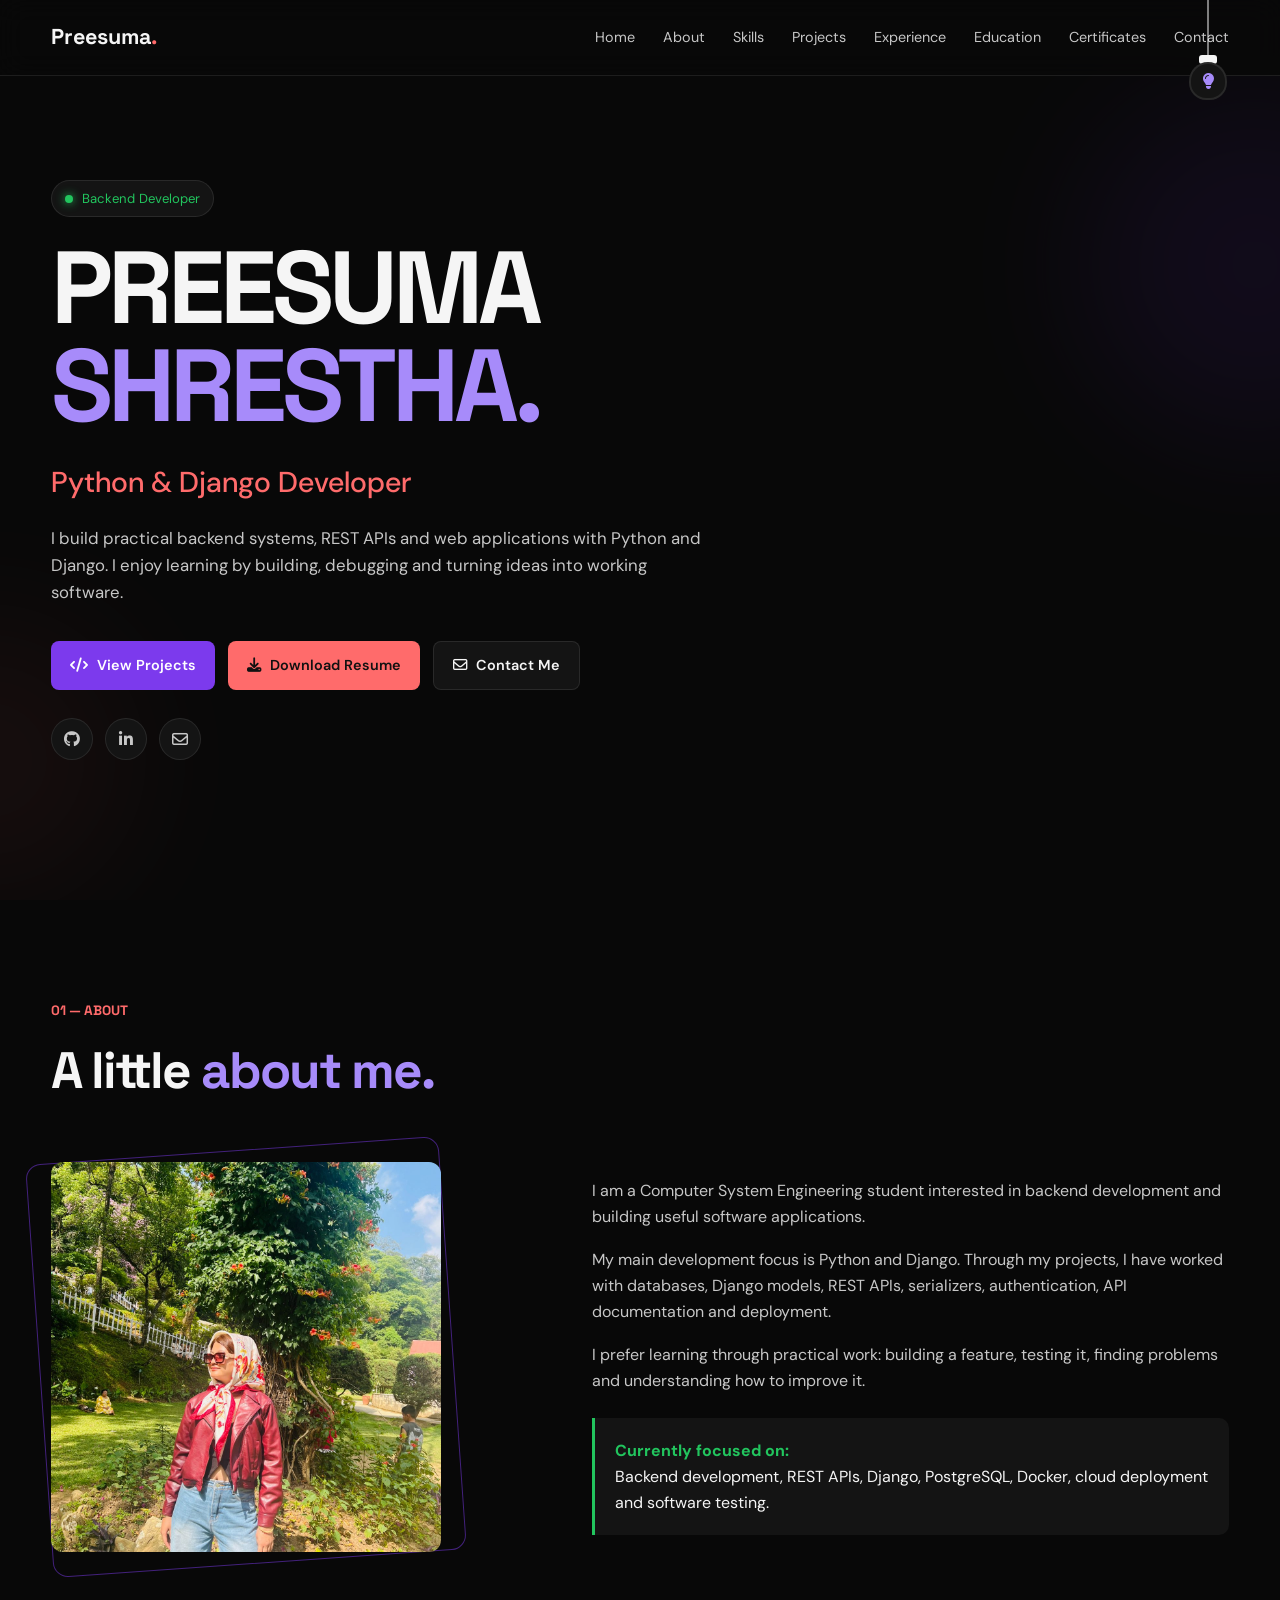
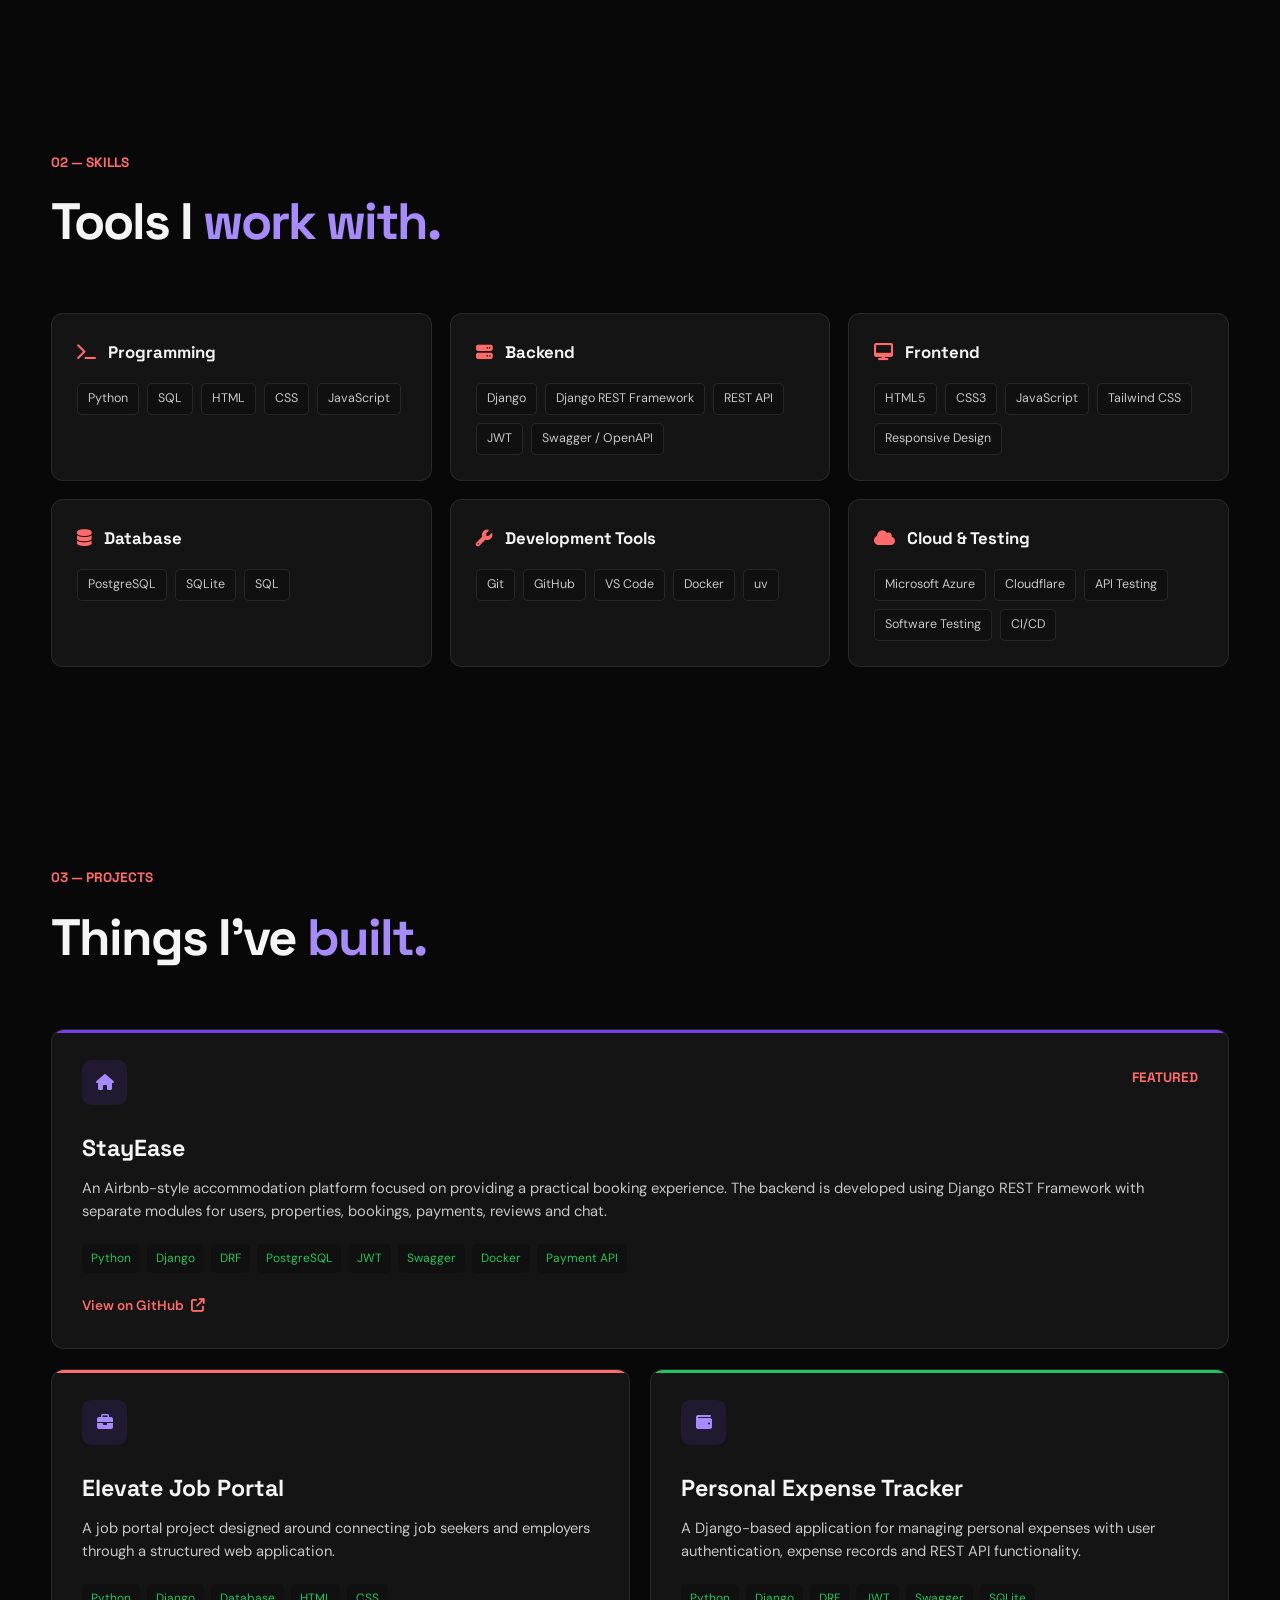
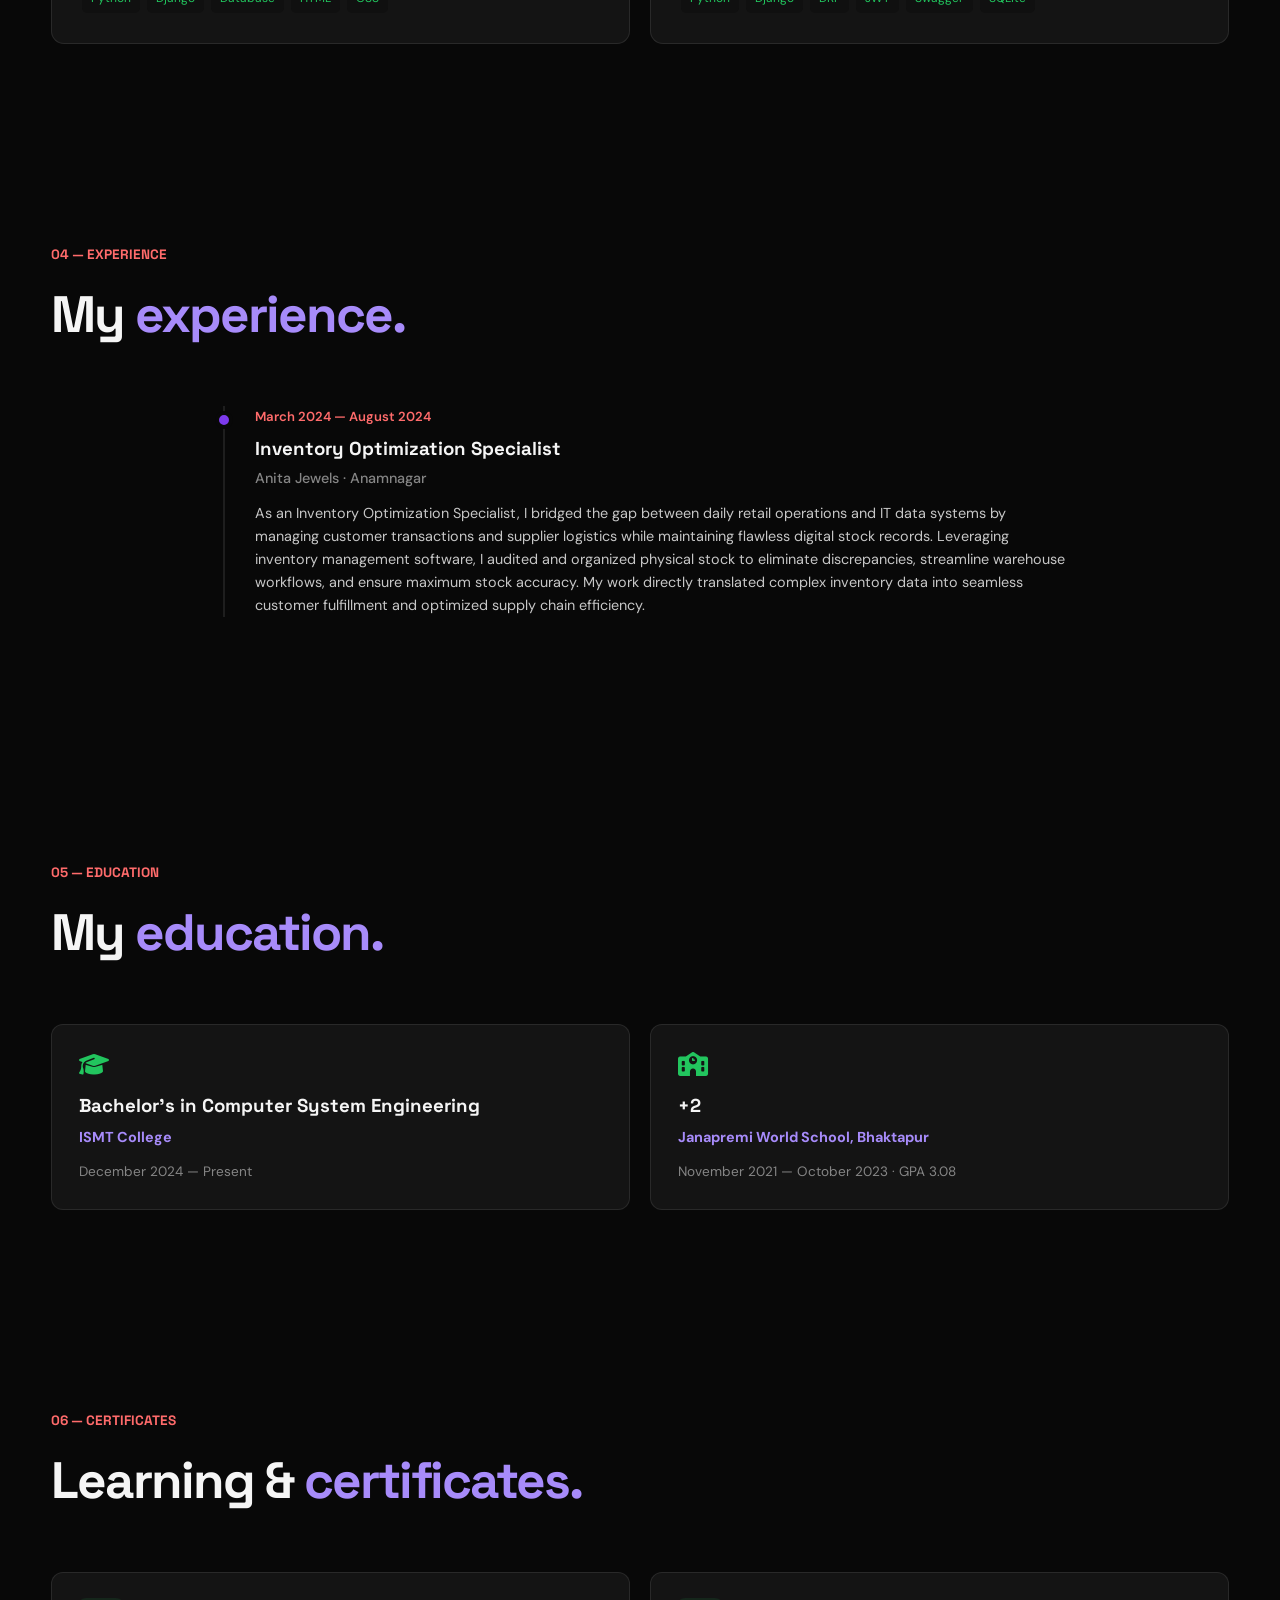
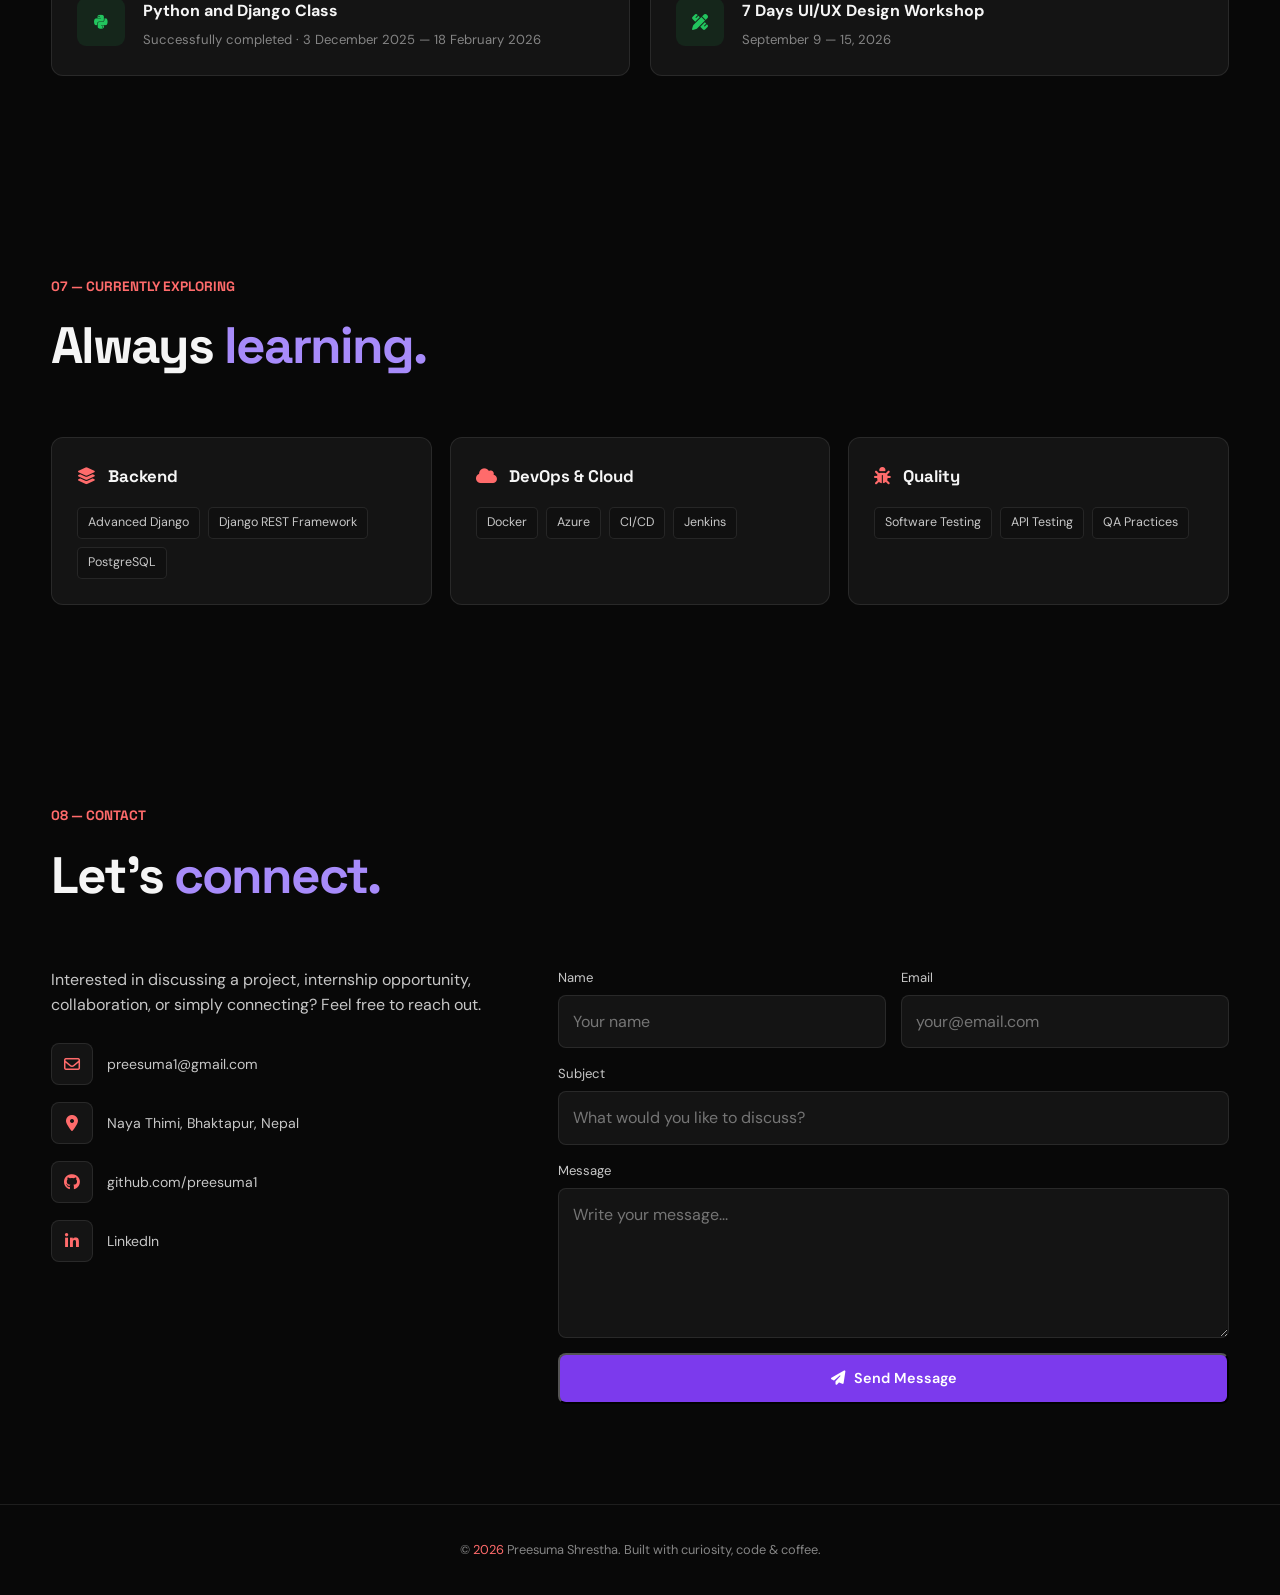
<file: index.html>
<!DOCTYPE html>
<html lang="en" data-theme="dark">

<head>
    <meta charset="UTF-8">

    <meta
        name="viewport"
        content="width=device-width, initial-scale=1.0"
    >

    <meta
        name="description"
        content="Portfolio of Preesuma Shrestha — Backend Developer and Python & Django Developer."
    >

    <meta
        name="author"
        content="Preesuma Shrestha"
    >

    <title>Preesuma Shrestha | Backend Developer</title>

    <!-- Google Fonts -->
    <link rel="preconnect" href="https://fonts.googleapis.com">

    <link
        rel="preconnect"
        href="https://fonts.gstatic.com"
        crossorigin
    >

    <link
        href="https://fonts.googleapis.com/css2?family=DM+Sans:wght@400;500;600;700&family=Space+Grotesk:wght@400;500;600;700&display=swap"
        rel="stylesheet"
    >

    <!-- Font Awesome -->
    <link
        rel="stylesheet"
        href="https://cdnjs.cloudflare.com/ajax/libs/font-awesome/6.7.2/css/all.min.css"
    >

    <!-- CSS -->
    <link
        rel="stylesheet"
        href="css/style.css"
    >
</head>


<body>

    <!-- =========================
         NAVIGATION
         ========================= -->

    <header class="navbar">

        <div class="container nav-container">

            <a href="#home" class="logo">
                Preesuma<span>.</span>
            </a>

            <nav id="nav-links" class="nav-links">

                <a href="#home">Home</a>
                <a href="#about">About</a>
                <a href="#skills">Skills</a>
                <a href="#projects">Projects</a>
                <a href="#experience">Experience</a>
                <a href="#education">Education</a>
                <a href="#certificates">Certificates</a>
                <a href="#contact">Contact</a>

            </nav>

            <button
                id="menu-toggle"
                class="menu-toggle"
                aria-label="Open navigation menu"
            >
                <i class="fa-solid fa-bars"></i>
            </button>

        </div>

    </header>


    <!-- =========================
         HANGING LIGHT
         ========================= -->

    <button
        id="theme-toggle"
        class="hanging-bulb"
        aria-label="Toggle dark and light mode"
        title="Toggle dark/light mode"
    >

        <span class="bulb-wire"></span>

        <span class="bulb-holder"></span>

        <span class="bulb">
            <i class="fa-solid fa-lightbulb"></i>
        </span>

    </button>


    <!-- =========================
         MAIN
         ========================= -->

    <main>


        <!-- HERO -->

        <section id="home" class="hero">

            <div class="container">

                <div class="hero-content reveal">

                    <div class="hero-label">
                        Backend Developer
                    </div>

                    <h1>
                        PREESUMA
                        <span>SHRESTHA.</span>
                    </h1>

                    <h2>
                        Python & Django Developer
                    </h2>

                    <p class="hero-description">
                        I build practical backend systems, REST APIs
                        and web applications with Python and Django.
                        I enjoy learning by building, debugging and
                        turning ideas into working software.
                    </p>

                    <div class="hero-buttons">

                        <a
                            href="#projects"
                            class="btn btn-primary"
                        >
                            <i class="fa-solid fa-code"></i>
                            View Projects
                        </a>

                        <a
                            href="assets/resume/Preesuma-Shrestha-Resume.pdf"
                            class="btn btn-coral"
                            download
                        >
                            <i class="fa-solid fa-download"></i>
                            Download Resume
                        </a>

                        <a
                            href="#contact"
                            class="btn btn-outline"
                        >
                            <i class="fa-regular fa-envelope"></i>
                            Contact Me
                        </a>

                    </div>

                    <div class="social-links">

                        <a
                            href="https://github.com/preesuma1"
                            target="_blank"
                            rel="noopener noreferrer"
                            aria-label="GitHub"
                        >
                            <i class="fa-brands fa-github"></i>
                        </a>

                        <a
                            href="https://www.linkedin.com/in/preesuma-shrestha-98a939330/"
                            target="_blank"
                            rel="noopener noreferrer"
                            aria-label="LinkedIn"
                        >
                            <i class="fa-brands fa-linkedin-in"></i>
                        </a>

                        <a
                            href="#contact"
                            aria-label="Email"
                        >
                            <i class="fa-regular fa-envelope"></i>
                        </a>

                    </div>

                </div>

            </div>

        </section>


        <!-- ABOUT -->

        <section id="about">

            <div class="container">

                <div class="section-header reveal">

                    <div class="section-number">
                        01 — ABOUT
                    </div>

                    <h2 class="section-title">
                        A little <span>about me.</span>
                    </h2>

                </div>

                <div class="about-grid">

                    <div class="profile-wrapper reveal">

                        <img
                            src="assets/images/profile.jpg"
                            alt="Preesuma Shrestha"
                            class="profile-image"
                        >

                    </div>

                    <div class="about-text reveal">

                        <p>
                            I am a Computer System Engineering student
                            interested in backend development and
                            building useful software applications.
                        </p>

                        <p>
                            My main development focus is Python and
                            Django. Through my projects, I have worked
                            with databases, Django models, REST APIs,
                            serializers, authentication, API
                            documentation and deployment.
                        </p>

                        <p>
                            I prefer learning through practical work:
                            building a feature, testing it, finding
                            problems and understanding how to improve
                            it.
                        </p>

                        <div class="about-highlight">

                            <strong>
                                Currently focused on:
                            </strong>

                            <br>

                            Backend development, REST APIs,
                            Django, PostgreSQL, Docker, cloud
                            deployment and software testing.

                        </div>

                    </div>

                </div>

            </div>

        </section>


        <!-- SKILLS -->

        <section id="skills">

            <div class="container">

                <div class="section-header reveal">

                    <div class="section-number">
                        02 — SKILLS
                    </div>

                    <h2 class="section-title">
                        Tools I <span>work with.</span>
                    </h2>

                </div>

                <div class="skills-grid">

                    <div class="skill-card reveal">

                        <h3>
                            <i class="fa-solid fa-terminal"></i>
                            Programming
                        </h3>

                        <div class="skill-tags">
                            <span class="skill-tag">Python</span>
                            <span class="skill-tag">SQL</span>
                            <span class="skill-tag">HTML</span>
                            <span class="skill-tag">CSS</span>
                            <span class="skill-tag">JavaScript</span>
                        </div>

                    </div>


                    <div class="skill-card reveal">

                        <h3>
                            <i class="fa-solid fa-server"></i>
                            Backend
                        </h3>

                        <div class="skill-tags">
                            <span class="skill-tag">Django</span>
                            <span class="skill-tag">Django REST Framework</span>
                            <span class="skill-tag">REST API</span>
                            <span class="skill-tag">JWT</span>
                            <span class="skill-tag">Swagger / OpenAPI</span>
                        </div>

                    </div>


                    <div class="skill-card reveal">

                        <h3>
                            <i class="fa-solid fa-desktop"></i>
                            Frontend
                        </h3>

                        <div class="skill-tags">
                            <span class="skill-tag">HTML5</span>
                            <span class="skill-tag">CSS3</span>
                            <span class="skill-tag">JavaScript</span>
                            <span class="skill-tag">Tailwind CSS</span>
                            <span class="skill-tag">Responsive Design</span>
                        </div>

                    </div>


                    <div class="skill-card reveal">

                        <h3>
                            <i class="fa-solid fa-database"></i>
                            Database
                        </h3>

                        <div class="skill-tags">
                            <span class="skill-tag">PostgreSQL</span>
                            <span class="skill-tag">SQLite</span>
                            <span class="skill-tag">SQL</span>
                        </div>

                    </div>


                    <div class="skill-card reveal">

                        <h3>
                            <i class="fa-solid fa-wrench"></i>
                            Development Tools
                        </h3>

                        <div class="skill-tags">
                            <span class="skill-tag">Git</span>
                            <span class="skill-tag">GitHub</span>
                            <span class="skill-tag">VS Code</span>
                            <span class="skill-tag">Docker</span>
                            <span class="skill-tag">uv</span>
                        </div>

                    </div>


                    <div class="skill-card reveal">

                        <h3>
                            <i class="fa-solid fa-cloud"></i>
                            Cloud & Testing
                        </h3>

                        <div class="skill-tags">
                            <span class="skill-tag">Microsoft Azure</span>
                            <span class="skill-tag">Cloudflare</span>
                            <span class="skill-tag">API Testing</span>
                            <span class="skill-tag">Software Testing</span>
                            <span class="skill-tag">CI/CD</span>
                        </div>

                    </div>

                </div>

            </div>

        </section>


        <!-- PROJECTS -->

        <section id="projects">

            <div class="container">

                <div class="section-header reveal">

                    <div class="section-number">
                        03 — PROJECTS
                    </div>

                    <h2 class="section-title">
                        Things I've <span>built.</span>
                    </h2>

                </div>

                <div class="projects-grid">

                    <article class="project-card featured reveal">

                        <div class="project-top">

                            <div class="project-icon">
                                <i class="fa-solid fa-house"></i>
                            </div>

                            <span class="section-number">
                                FEATURED
                            </span>

                        </div>

                        <h3>StayEase</h3>

                        <p>
                            An Airbnb-style accommodation platform
                            focused on providing a practical booking
                            experience. The backend is developed
                            using Django REST Framework with separate
                            modules for users, properties, bookings,
                            payments, reviews and chat.
                        </p>

                        <div class="project-tech">
                            <span>Python</span>
                            <span>Django</span>
                            <span>DRF</span>
                            <span>PostgreSQL</span>
                            <span>JWT</span>
                            <span>Swagger</span>
                            <span>Docker</span>
                            <span>Payment API</span>
                        </div>

                        <a
                            href="https://github.com/preesuma1/Stay-Ease"
                            target="_blank"
                            rel="noopener noreferrer"
                            class="project-link"
                        >
                            View on GitHub
                            <i class="fa-solid fa-arrow-up-right-from-square"></i>
                        </a>

                    </article>


                    <article class="project-card reveal">

                        <div class="project-top">

                            <div class="project-icon">
                                <i class="fa-solid fa-briefcase"></i>
                            </div>

                        </div>

                        <h3>Elevate Job Portal</h3>

                        <p>
                            A job portal project designed around
                            connecting job seekers and employers
                            through a structured web application.
                        </p>

                        <div class="project-tech">
                            <span>Python</span>
                            <span>Django</span>
                            <span>Database</span>
                            <span>HTML</span>
                            <span>CSS</span>
                        </div>

                    </article>


                    <article class="project-card reveal">

                        <div class="project-top">

                            <div class="project-icon">
                                <i class="fa-solid fa-wallet"></i>
                            </div>

                        </div>

                        <h3>Personal Expense Tracker</h3>

                        <p>
                            A Django-based application for managing
                            personal expenses with user
                            authentication, expense records and
                            REST API functionality.
                        </p>

                        <div class="project-tech">
                            <span>Python</span>
                            <span>Django</span>
                            <span>DRF</span>
                            <span>JWT</span>
                            <span>Swagger</span>
                            <span>SQLite</span>
                        </div>

                    </article>

                </div>

            </div>

        </section>


        <!-- EXPERIENCE -->

        <section id="experience">

            <div class="container">

                <div class="section-header reveal">

                    <div class="section-number">
                        04 — EXPERIENCE
                    </div>

                    <h2 class="section-title">
                        My <span>experience.</span>
                    </h2>

                </div>

                <div class="timeline">

                    <div class="timeline-item reveal">

                        <div class="timeline-dot"></div>

                        <div class="timeline-date">
                            March 2024 — August 2024
                        </div>

                        <h3> Inventory Optimization Specialist</h3>

                        <h4>
                            Anita Jewels · Anamnagar
                        </h4>

                        <p>
                            As an Inventory Optimization Specialist, I bridged the gap between daily retail operations 
                            and IT data systems by managing customer transactions and supplier logistics while maintaining
                            flawless digital stock records. Leveraging inventory management software, I audited and 
                            organized physical stock to eliminate discrepancies, streamline warehouse workflows, and ensure maximum stock accuracy. 
                            My work directly translated complex inventory data into seamless customer fulfillment and optimized supply chain efficiency.
                        </p>

                    </div>

                </div>

            </div>

        </section>


        <!-- EDUCATION -->

        <section id="education">

            <div class="container">

                <div class="section-header reveal">

                    <div class="section-number">
                        05 — EDUCATION
                    </div>

                    <h2 class="section-title">
                        My <span>education.</span>
                    </h2>

                </div>

                <div class="education-grid">

                    <article class="education-card reveal">

                        <i class="fa-solid fa-graduation-cap"></i>

                        <h3>
                            Bachelor’s in Computer System Engineering
                        </h3>

                        <h4>
                            ISMT College
                        </h4>

                        <p>
                            December 2024 — Present
                        </p>

                    </article>


                    <article class="education-card reveal">

                        <i class="fa-solid fa-school"></i>

                        <h3>+2</h3>

                        <h4>
                            Janapremi World School, Bhaktapur
                        </h4>

                        <p>
                            November 2021 — October 2023 · GPA 3.08
                        </p>

                    </article>

                </div>

            </div>

        </section>


        <!-- CERTIFICATES -->

        <section id="certificates">

            <div class="container">

                <div class="section-header reveal">

                    <div class="section-number">
                        06 — CERTIFICATES
                    </div>

                    <h2 class="section-title">
                        Learning & <span>certificates.</span>
                    </h2>

                </div>

                <div class="certificates-grid">

                    <article class="certificate-card reveal">

                        <div class="certificate-icon">
                            <i class="fa-brands fa-python"></i>
                        </div>

                        <div>

                            <h3>
                                Python and Django Class
                            </h3>

                            <p>
                                Successfully completed ·
                                3 December 2025 — 18 February 2026
                            </p>

                        </div>

                    </article>


                    <article class="certificate-card reveal">

                        <div class="certificate-icon">
                            <i class="fa-solid fa-pen-ruler"></i>
                        </div>

                        <div>

                            <h3>
                                7 Days UI/UX Design Workshop
                            </h3>

                            <p>
                                September 9 — 15, 2026
                            </p>

                        </div>

                    </article>

                </div>

            </div>

        </section>


        <!-- CURRENTLY EXPLORING -->

        <section>

            <div class="container">

                <div class="section-header reveal">

                    <div class="section-number">
                        07 — CURRENTLY EXPLORING
                    </div>

                    <h2 class="section-title">
                        Always <span>learning.</span>
                    </h2>

                </div>

                <div class="skills-grid">

                    <div class="skill-card reveal">

                        <h3>
                            <i class="fa-solid fa-layer-group"></i>
                            Backend
                        </h3>

                        <div class="skill-tags">
                            <span class="skill-tag">Advanced Django</span>
                            <span class="skill-tag">Django REST Framework</span>
                            <span class="skill-tag">PostgreSQL</span>
                        </div>

                    </div>


                    <div class="skill-card reveal">

                        <h3>
                            <i class="fa-solid fa-cloud"></i>
                            DevOps & Cloud
                        </h3>

                        <div class="skill-tags">
                            <span class="skill-tag">Docker</span>
                            <span class="skill-tag">Azure</span>
                            <span class="skill-tag">CI/CD</span>
                            <span class="skill-tag">Jenkins</span>
                        </div>

                    </div>


                    <div class="skill-card reveal">

                        <h3>
                            <i class="fa-solid fa-bug"></i>
                            Quality
                        </h3>

                        <div class="skill-tags">
                            <span class="skill-tag">Software Testing</span>
                            <span class="skill-tag">API Testing</span>
                            <span class="skill-tag">QA Practices</span>
                        </div>

                    </div>

                </div>

            </div>

        </section>


        <!-- CONTACT -->

        <section id="contact">

            <div class="container">

                <div class="section-header reveal">

                    <div class="section-number">
                        08 — CONTACT
                    </div>

                    <h2 class="section-title">
                        Let's <span>connect.</span>
                    </h2>

                </div>

                <div class="contact-grid">

                    <div class="contact-info reveal">

                        <p>
                            Interested in discussing a project,
                            internship opportunity, collaboration,
                            or simply connecting? Feel free to
                            reach out.
                        </p>

                        <div class="contact-item">

                            <div class="contact-item-icon">
                                <i class="fa-regular fa-envelope"></i>
                            </div>

                            <span>
                                preesuma1@gmail.com
                            </span>

                        </div>


                        <div class="contact-item">

                            <div class="contact-item-icon">
                                <i class="fa-solid fa-location-dot"></i>
                            </div>

                            <span>
                                Naya Thimi, Bhaktapur, Nepal
                            </span>

                        </div>


                        <div class="contact-item">

                            <div class="contact-item-icon">
                                <i class="fa-brands fa-github"></i>
                            </div>

                            <span>
                                github.com/preesuma1
                            </span>

                        </div>


                        <div class="contact-item">

                            <div class="contact-item-icon">
                                <i class="fa-brands fa-linkedin-in"></i>
                            </div>

                            <span>
                                LinkedIn
                            </span>

                        </div>

                    </div>


                    <form
                        id="contact-form"
                        class="contact-form reveal"
                    >

                        <div class="form-row">

                            <div class="form-group">

                                <label for="name">
                                    Name
                                </label>

                                <input
                                    type="text"
                                    id="name"
                                    name="name"
                                    placeholder="Your name"
                                    required
                                >

                            </div>


                            <div class="form-group">

                                <label for="email">
                                    Email
                                </label>

                                <input
                                    type="email"
                                    id="email"
                                    name="email"
                                    placeholder="your@email.com"
                                    required
                                >

                            </div>

                        </div>


                        <div class="form-group">

                            <label for="subject">
                                Subject
                            </label>

                            <input
                                type="text"
                                id="subject"
                                name="subject"
                                placeholder="What would you like to discuss?"
                            >

                        </div>


                        <div class="form-group">

                            <label for="message">
                                Message
                            </label>

                            <textarea
                                id="message"
                                name="message"
                                placeholder="Write your message..."
                                required
                            ></textarea>

                        </div>


                        <button
                            type="submit"
                            class="btn btn-primary"
                        >
                            <i class="fa-solid fa-paper-plane"></i>
                            Send Message
                        </button>

                    </form>

                </div>

            </div>

        </section>

    </main>


    <!-- FOOTER -->

    <footer>

        <div class="container">

            <p>
                ©
                <span id="current-year"></span>
                Preesuma Shrestha.
                Built with curiosity, code & coffee.
            </p>

        </div>

    </footer>


    <!-- JAVASCRIPT -->

    <script src="js/script.js"></script>

</body>

</html>
</file>
<file: css/style.css>
:root {
    --bg: #080808;
    --bg-soft: #101010;
    --card: #141414;
    --card-hover: #191919;

    --text: #f5f5f5;
    --text-soft: #c7c7c7;
    --text-muted: #858585;

    --purple: #7c3aed;
    --purple-light: #a78bfa;
    --purple-dark: #5b21b6;

    --coral: #ff6b6b;
    --coral-light: #ff8585;

    --green: #22c55e;
    --green-light: #4ade80;

    --border: rgba(255, 255, 255, 0.09);

    --shadow: 0 15px 40px rgba(0, 0, 0, 0.35);

    --container: 1180px;

    --transition: 0.3s ease;
}


[data-theme="light"] {
    --bg: #f7f7f7;
    --bg-soft: #eeeeee;
    --card: #ffffff;
    --card-hover: #fafafa;

    --text: #111111;
    --text-soft: #444444;
    --text-muted: #707070;

    --border: rgba(0, 0, 0, 0.09);

    --shadow: 0 15px 40px rgba(0, 0, 0, 0.08);
}


/* =========================
   RESET
   ========================= */

* {
    margin: 0;
    padding: 0;
    box-sizing: border-box;
}


html {
    scroll-behavior: smooth;
    scroll-padding-top: 90px;
}


body {
    font-family: "DM Sans", sans-serif;
    background: var(--bg);
    color: var(--text);
    line-height: 1.6;

    transition:
        background var(--transition),
        color var(--transition);
}


img {
    max-width: 100%;
    display: block;
}


a {
    color: inherit;
    text-decoration: none;
}


button,
input,
textarea {
    font: inherit;
}


button {
    cursor: pointer;
}


::selection {
    background: var(--purple);
    color: white;
}


/* =========================
   SCROLLBAR
   ========================= */

::-webkit-scrollbar {
    width: 9px;
}


::-webkit-scrollbar-track {
    background: var(--bg);
}


::-webkit-scrollbar-thumb {
    background: var(--purple);
    border-radius: 10px;
}


::-webkit-scrollbar-thumb:hover {
    background: var(--coral);
}


/* =========================
   CONTAINER
   ========================= */

.container {
    width: min(92%, var(--container));
    margin: auto;
}


/* =========================
   NAVBAR
   ========================= */

.navbar {
    position: fixed;

    top: 0;
    left: 0;

    width: 100%;

    z-index: 999;

    background: rgba(8, 8, 8, 0.88);

    backdrop-filter: blur(14px);

    border-bottom: 1px solid var(--border);

    transition: var(--transition);
}


[data-theme="light"] .navbar {
    background: rgba(247, 247, 247, 0.9);
}


.nav-container {
    min-height: 75px;

    display: flex;
    align-items: center;
    justify-content: space-between;
}


.logo {
    font-family: "Space Grotesk", sans-serif;

    font-size: 1.35rem;

    font-weight: 700;
}


.logo span {
    color: var(--coral);
}


.nav-links {
    display: flex;

    align-items: center;

    gap: 28px;
}


.nav-links a {
    position: relative;

    color: var(--text-soft);

    font-size: 0.9rem;

    transition: var(--transition);
}


.nav-links a::after {
    content: "";

    position: absolute;

    left: 0;
    bottom: -7px;

    width: 0;
    height: 2px;

    background: var(--coral);

    transition: width var(--transition);
}


.nav-links a:hover {
    color: var(--text);
}


.nav-links a:hover::after {
    width: 100%;
}


.menu-toggle {
    display: none;

    border: none;

    background: transparent;

    color: var(--text);

    font-size: 1.4rem;
}


/* =========================================================
   HANGING BULB
   ========================================================= */

.hanging-bulb {
    position: fixed;

    top: 0;
    right: 45px;

    width: 55px;
    height: 125px;

    border: none;

    background: transparent;

    z-index: 1100;

    padding: 0;

    /* Prevent browser button effects */
    outline: none;
}


/* The wire */

.bulb-wire {
    position: absolute;

    top: 0;
    left: 50%;

    width: 2px;
    height: 58px;

    transform: translateX(-50%);

    background: var(--text);

    opacity: 0.5;

    transform-origin: top center;

    transition:
        height 0.18s ease,
        background var(--transition),
        opacity var(--transition);
}


/* The small socket */

.bulb-holder {
    position: absolute;

    top: 55px;
    left: 50%;

    width: 18px;
    height: 9px;

    transform: translateX(-50%);

    background: var(--text);

    border-radius: 3px;

    transition:
        top 0.18s ease,
        background var(--transition);
}


/* Bulb */

.bulb {
    position: absolute;

    top: 62px;
    left: 50%;

    width: 38px;
    height: 38px;

    transform: translateX(-50%);

    display: flex;

    align-items: center;
    justify-content: center;

    border-radius: 50% 50% 45% 45%;

    background: var(--card);

    border: 2px solid var(--border);

    color: var(--text-muted);

    transition:
        top 0.18s ease,
        transform 0.18s ease,
        color 0.3s ease,
        background 0.3s ease,
        box-shadow 0.3s ease,
        border-color 0.3s ease;
}


.bulb i {
    font-size: 16px;

    transition:
        transform 0.2s ease,
        color 0.3s ease;
}


/* =========================
   PULL ANIMATION
   ========================= */

/*
   When JS adds .pulling:

   1. Wire becomes longer
   2. Socket moves down
   3. Bulb moves down
   4. Bulb slightly scales
*/

.hanging-bulb.pulling .bulb-wire {
    height: 76px;

    opacity: 0.85;
}


.hanging-bulb.pulling .bulb-holder {
    top: 73px;
}


.hanging-bulb.pulling .bulb {
    top: 80px;

    transform:
        translateX(-50%)
        scale(0.94);
}


.hanging-bulb.pulling .bulb i {
    transform: scale(0.9);
}


/* =========================
   LIGHT MODE
   ========================= */

[data-theme="light"] .bulb {
    color: var(--coral);

    background: #fff4e8;

    border-color: var(--coral);

    box-shadow:
        0 0 10px rgba(255, 107, 107, 0.55),
        0 0 25px rgba(255, 107, 107, 0.3),
        0 0 50px rgba(255, 107, 107, 0.15);
}


/* =========================
   DARK MODE
   ========================= */

[data-theme="dark"] .bulb {
    color: var(--purple-light);
}


/* Hover */

.hanging-bulb:hover .bulb {
    transform:
        translateX(-50%)
        scale(1.1);
}


.hanging-bulb:hover .bulb-wire {
    opacity: 0.9;
}


/* =========================
   HERO
   ========================= */

.hero {
    min-height: 100vh;

    display: flex;

    align-items: center;

    padding: 120px 0 80px;

    position: relative;

    overflow: hidden;
}


.hero::before {
    content: "";

    position: absolute;

    width: 350px;
    height: 350px;

    top: 10%;
    right: -150px;

    background: var(--purple);

    opacity: 0.08;

    border-radius: 50%;

    filter: blur(70px);

    pointer-events: none;
}


.hero::after {
    content: "";

    position: absolute;

    width: 280px;
    height: 280px;

    bottom: 0;
    left: -150px;

    background: var(--coral);

    opacity: 0.06;

    border-radius: 50%;

    filter: blur(70px);

    pointer-events: none;
}


.hero-content {
    position: relative;

    z-index: 2;

    max-width: 850px;
}


.hero-label {
    display: inline-flex;

    align-items: center;

    gap: 9px;

    padding: 7px 13px;

    margin-bottom: 22px;

    border: 1px solid var(--border);

    border-radius: 100px;

    background: var(--card);

    color: var(--green);

    font-size: 0.82rem;
}


.hero-label::before {
    content: "";

    width: 8px;
    height: 8px;

    border-radius: 50%;

    background: var(--green);

    box-shadow: 0 0 10px var(--green);
}


.hero h1 {
    font-family: "Space Grotesk", sans-serif;

    font-size: clamp(3rem, 8vw, 6.7rem);

    line-height: 0.95;

    letter-spacing: -5px;

    margin-bottom: 25px;
}


.hero h1 span {
    color: var(--purple-light);
}


.hero h2 {
    font-size: clamp(1.25rem, 2.5vw, 1.8rem);

    font-weight: 500;

    color: var(--coral);

    margin-bottom: 20px;
}


.hero-description {
    max-width: 650px;

    color: var(--text-soft);

    font-size: 1.05rem;

    margin-bottom: 35px;
}


/* =========================
   BUTTONS
   ========================= */

.hero-buttons {
    display: flex;

    flex-wrap: wrap;

    gap: 13px;
}


.btn {
    display: inline-flex;

    align-items: center;
    justify-content: center;

    gap: 9px;

    padding: 12px 19px;

    border-radius: 8px;

    font-size: 0.9rem;

    font-weight: 600;

    transition: all var(--transition);
}


.btn-primary {
    background: var(--purple);

    color: white;
}


.btn-primary:hover {
    background: var(--purple-dark);

    transform: translateY(-2px);

    box-shadow:
        0 10px 25px rgba(124, 58, 237, 0.3);
}


.btn-coral {
    background: var(--coral);

    color: #111;
}


.btn-coral:hover {
    background: var(--coral-light);

    transform: translateY(-2px);
}


.btn-outline {
    border: 1px solid var(--border);

    background: var(--card);

    color: var(--text);
}


.btn-outline:hover {
    border-color: var(--green);

    color: var(--green);
}


/* =========================
   SOCIAL
   ========================= */

.social-links {
    display: flex;

    gap: 12px;

    margin-top: 28px;
}


.social-links a {
    width: 42px;
    height: 42px;

    display: flex;

    align-items: center;
    justify-content: center;

    border: 1px solid var(--border);

    border-radius: 50%;

    background: var(--card);

    color: var(--text-soft);

    transition: var(--transition);
}


.social-links a:hover {
    color: white;

    border-color: var(--purple);

    background: var(--purple);

    transform: translateY(-3px);
}


/* =========================
   SECTIONS
   ========================= */

section {
    padding: 100px 0;
}


.section-header {
    margin-bottom: 50px;
}


.section-number {
    color: var(--coral);

    font-family: "Space Grotesk", sans-serif;

    font-size: 0.85rem;

    font-weight: 700;

    margin-bottom: 8px;
}


.section-title {
    font-family: "Space Grotesk", sans-serif;

    font-size: clamp(2rem, 4vw, 3.2rem);

    letter-spacing: -2px;
}


.section-title span {
    color: var(--purple-light);
}


/* =========================
   ABOUT
   ========================= */

.about-grid {
    display: grid;

    grid-template-columns: 0.85fr 1.15fr;

    gap: 70px;

    align-items: center;
}


.profile-wrapper {
    position: relative;

    max-width: 390px;
}


.profile-wrapper::before {
    content: "";

    position: absolute;

    inset: -12px;

    border: 1px solid var(--purple);

    border-radius: 15px;

    transform: rotate(-4deg);

    opacity: 0.5;

    z-index: -1;
}


.profile-image {
    width: 100%;

    aspect-ratio: 1 / 1;

    object-fit: cover;

    border-radius: 12px;

    background: var(--card);
}


.about-text p {
    color: var(--text-soft);

    margin-bottom: 18px;

    font-size: 1rem;
}


.about-highlight {
    margin-top: 25px;

    padding: 20px;

    border-left: 3px solid var(--green);

    background: var(--card);

    border-radius: 0 10px 10px 0;
}


.about-highlight strong {
    color: var(--green);
}


/* =========================
   SKILLS
   ========================= */

.skills-grid {
    display: grid;

    grid-template-columns: repeat(3, 1fr);

    gap: 18px;
}


.skill-card {
    padding: 25px;

    border: 1px solid var(--border);

    border-radius: 12px;

    background: var(--card);

    transition: all var(--transition);
}


.skill-card:hover {
    transform: translateY(-5px);

    border-color: var(--purple);

    box-shadow: var(--shadow);
}


.skill-card h3 {
    margin-bottom: 17px;

    font-family: "Space Grotesk", sans-serif;

    font-size: 1.05rem;
}


.skill-card h3 i {
    color: var(--coral);

    margin-right: 8px;
}


.skill-tags {
    display: flex;

    flex-wrap: wrap;

    gap: 8px;
}


.skill-tag {
    padding: 5px 10px;

    border-radius: 5px;

    background: var(--bg-soft);

    color: var(--text-soft);

    font-size: 0.78rem;

    border: 1px solid var(--border);
}


.skill-tag:hover {
    color: var(--green);

    border-color: var(--green);
}


/* =========================
   PROJECTS
   ========================= */

.projects-grid {
    display: grid;

    grid-template-columns: repeat(2, 1fr);

    gap: 20px;
}


.project-card {
    position: relative;

    padding: 30px;

    background: var(--card);

    border: 1px solid var(--border);

    border-radius: 13px;

    transition: all var(--transition);

    overflow: hidden;
}


.project-card.featured {
    grid-column: span 2;
}


.project-card::before {
    content: "";

    position: absolute;

    top: 0;
    left: 0;

    width: 100%;
    height: 3px;

    background: var(--purple);
}


.project-card:nth-child(2)::before {
    background: var(--coral);
}


.project-card:nth-child(3)::before {
    background: var(--green);
}


.project-card:hover {
    transform: translateY(-5px);

    border-color: var(--purple);

    box-shadow: var(--shadow);
}


.project-top {
    display: flex;

    align-items: center;

    justify-content: space-between;

    margin-bottom: 25px;
}


.project-icon {
    width: 45px;
    height: 45px;

    display: flex;

    align-items: center;
    justify-content: center;

    border-radius: 9px;

    background: rgba(124, 58, 237, 0.12);

    color: var(--purple-light);
}


.project-card h3 {
    font-family: "Space Grotesk", sans-serif;

    font-size: 1.45rem;

    margin-bottom: 10px;
}


.project-card p {
    color: var(--text-soft);

    font-size: 0.92rem;

    margin-bottom: 20px;
}


.project-tech {
    display: flex;

    flex-wrap: wrap;

    gap: 7px;
}


.project-tech span {
    padding: 5px 9px;

    border-radius: 5px;

    background: var(--bg-soft);

    color: var(--green);

    font-size: 0.75rem;
}


.project-link {
    display: inline-flex;

    gap: 7px;

    align-items: center;

    margin-top: 22px;

    color: var(--coral);

    font-size: 0.85rem;

    font-weight: 600;
}


.project-link:hover {
    color: var(--purple-light);
}


/* =========================
   EXPERIENCE
   ========================= */

.timeline {
    position: relative;

    max-width: 850px;

    margin: auto;
}


.timeline::before {
    content: "";

    position: absolute;

    left: 8px;
    top: 0;
    bottom: 0;

    width: 2px;

    background: var(--border);
}


.timeline-item {
    position: relative;

    padding-left: 40px;

    margin-bottom: 45px;
}


.timeline-dot {
    position: absolute;

    left: 0;
    top: 5px;

    width: 18px;
    height: 18px;

    border-radius: 50%;

    background: var(--purple);

    border: 4px solid var(--bg);
}


.timeline-date {
    color: var(--coral);

    font-size: 0.82rem;

    font-weight: 600;

    margin-bottom: 7px;
}


.timeline h3 {
    font-family: "Space Grotesk", sans-serif;

    margin-bottom: 3px;
}


.timeline h4 {
    color: var(--text-muted);

    font-size: 0.9rem;

    font-weight: 500;

    margin-bottom: 12px;
}


.timeline p {
    color: var(--text-soft);

    font-size: 0.9rem;
}


/* =========================
   EDUCATION
   ========================= */

.education-grid {
    display: grid;

    grid-template-columns: repeat(2, 1fr);

    gap: 20px;
}


.education-card {
    padding: 27px;

    border: 1px solid var(--border);

    background: var(--card);

    border-radius: 12px;
}


.education-card i {
    color: var(--green);

    font-size: 1.5rem;

    margin-bottom: 15px;
}


.education-card h3 {
    font-family: "Space Grotesk", sans-serif;

    margin-bottom: 5px;
}


.education-card h4 {
    color: var(--purple-light);

    font-size: 0.9rem;

    margin-bottom: 12px;
}


.education-card p {
    color: var(--text-muted);

    font-size: 0.85rem;
}


/* =========================
   CERTIFICATES
   ========================= */

.certificates-grid {
    display: grid;

    grid-template-columns: repeat(2, 1fr);

    gap: 20px;
}


.certificate-card {
    padding: 25px;

    background: var(--card);

    border: 1px solid var(--border);

    border-radius: 12px;

    display: flex;

    gap: 18px;

    transition: var(--transition);
}


.certificate-card:hover {
    border-color: var(--green);

    transform: translateY(-4px);
}


.certificate-icon {
    min-width: 48px;
    height: 48px;

    display: flex;

    align-items: center;
    justify-content: center;

    border-radius: 9px;

    background: rgba(34, 197, 94, 0.1);

    color: var(--green);
}


.certificate-card h3 {
    font-size: 1rem;

    margin-bottom: 5px;
}


.certificate-card p {
    color: var(--text-muted);

    font-size: 0.82rem;
}


/* =========================
   CONTACT
   ========================= */

.contact-grid {
    display: grid;

    grid-template-columns: 0.8fr 1.2fr;

    gap: 60px;
}


.contact-info p {
    color: var(--text-soft);

    margin-bottom: 25px;
}


.contact-item {
    display: flex;

    gap: 14px;

    align-items: center;

    margin-bottom: 17px;
}


.contact-item-icon {
    width: 42px;
    height: 42px;

    display: flex;

    align-items: center;
    justify-content: center;

    border-radius: 8px;

    background: var(--card);

    color: var(--coral);

    border: 1px solid var(--border);
}


.contact-item span {
    color: var(--text-soft);

    font-size: 0.88rem;
}


.contact-form {
    display: grid;

    gap: 15px;
}


.form-row {
    display: grid;

    grid-template-columns: repeat(2, 1fr);

    gap: 15px;
}


.form-group {
    display: grid;

    gap: 7px;
}


.form-group label {
    color: var(--text-soft);

    font-size: 0.82rem;
}


.form-group input,
.form-group textarea {
    width: 100%;

    padding: 13px 14px;

    border: 1px solid var(--border);

    border-radius: 8px;

    background: var(--card);

    color: var(--text);

    outline: none;

    transition: var(--transition);
}


.form-group textarea {
    min-height: 150px;

    resize: vertical;
}


.form-group input:focus,
.form-group textarea:focus {
    border-color: var(--purple);

    box-shadow:
        0 0 0 3px rgba(124, 58, 237, 0.1);
}


/* =========================
   FOOTER
   ========================= */

footer {
    padding: 35px 0;

    border-top: 1px solid var(--border);

    text-align: center;
}


footer p {
    color: var(--text-muted);

    font-size: 0.8rem;
}


footer span {
    color: var(--coral);
}


/* =========================
   REVEAL
   ========================= */

.reveal {
    opacity: 0;

    transform: translateY(25px);

    transition:
        opacity 0.7s ease,
        transform 0.7s ease;
}


.reveal.active {
    opacity: 1;

    transform: translateY(0);
}


/* =========================
   RESPONSIVE
   ========================= */

@media (max-width: 950px) {

    .skills-grid {
        grid-template-columns: repeat(2, 1fr);
    }

    .about-grid {
        grid-template-columns: 1fr;

        gap: 45px;
    }

    .profile-wrapper {
        max-width: 330px;

        margin: auto;
    }

    .contact-grid {
        grid-template-columns: 1fr;
    }
}


@media (max-width: 768px) {

    section {
        padding: 75px 0;
    }


    .nav-links {
        position: absolute;

        top: 75px;
        left: 0;

        width: 100%;

        display: none;

        flex-direction: column;

        align-items: flex-start;

        gap: 0;

        padding: 10px 5% 20px;

        background: var(--bg);

        border-bottom: 1px solid var(--border);
    }


    .nav-links.active {
        display: flex;
    }


    .nav-links a {
        width: 100%;

        padding: 13px 0;
    }


    .menu-toggle {
        display: block;
    }


    .hero {
        padding-top: 130px;
    }


    .hero h1 {
        letter-spacing: -3px;
    }


    .projects-grid {
        grid-template-columns: 1fr;
    }


    .project-card.featured {
        grid-column: span 1;
    }


    .education-grid,
    .certificates-grid {
        grid-template-columns: 1fr;
    }


    .hanging-bulb {
        right: 18px;

        transform: scale(0.82);

        transform-origin: top right;
    }

}


@media (max-width: 560px) {

    .container {
        width: 90%;
    }


    .skills-grid {
        grid-template-columns: 1fr;
    }


    .form-row {
        grid-template-columns: 1fr;
    }


    .hero-buttons {
        flex-direction: column;

        align-items: stretch;
    }


    .btn {
        width: 100%;
    }


    .hero h1 {
        font-size: 3.2rem;
    }


    .hero-description {
        font-size: 0.95rem;
    }


    .social-links {
        margin-top: 20px;
    }

}
</file>
